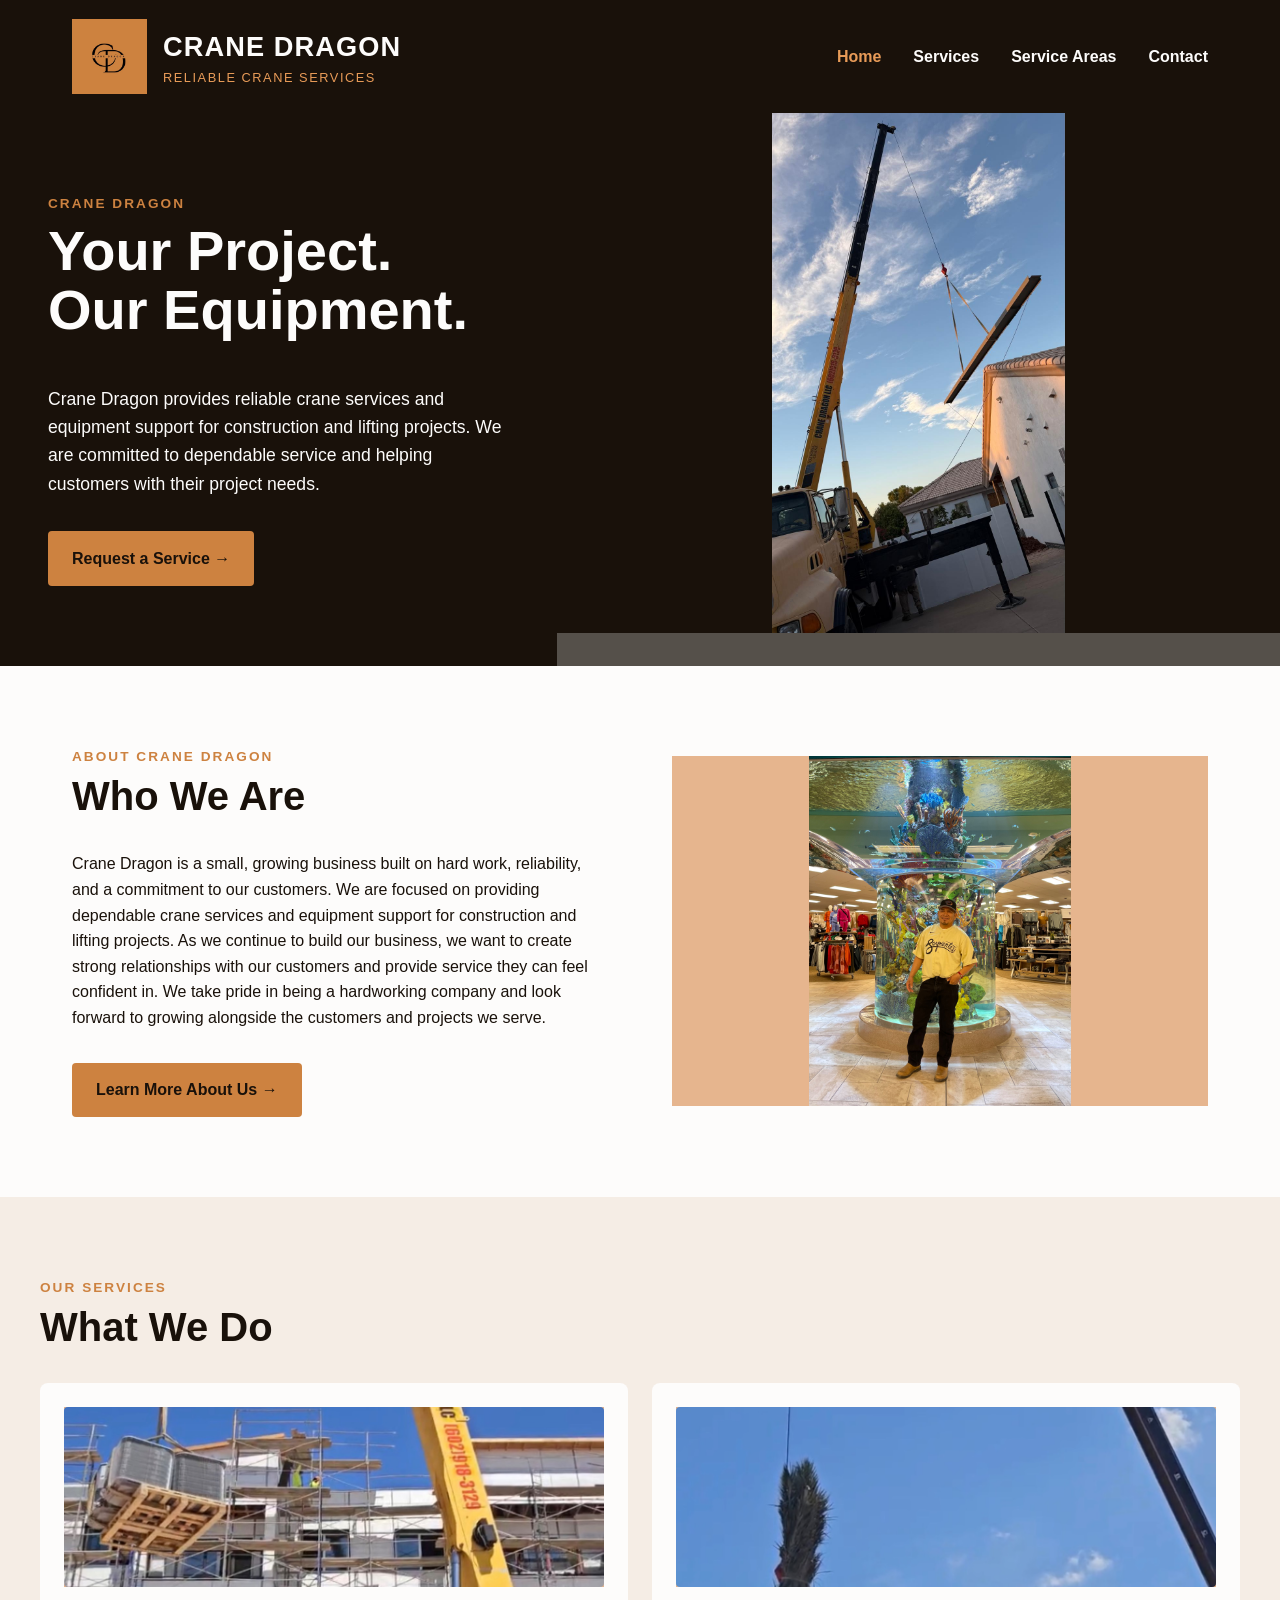
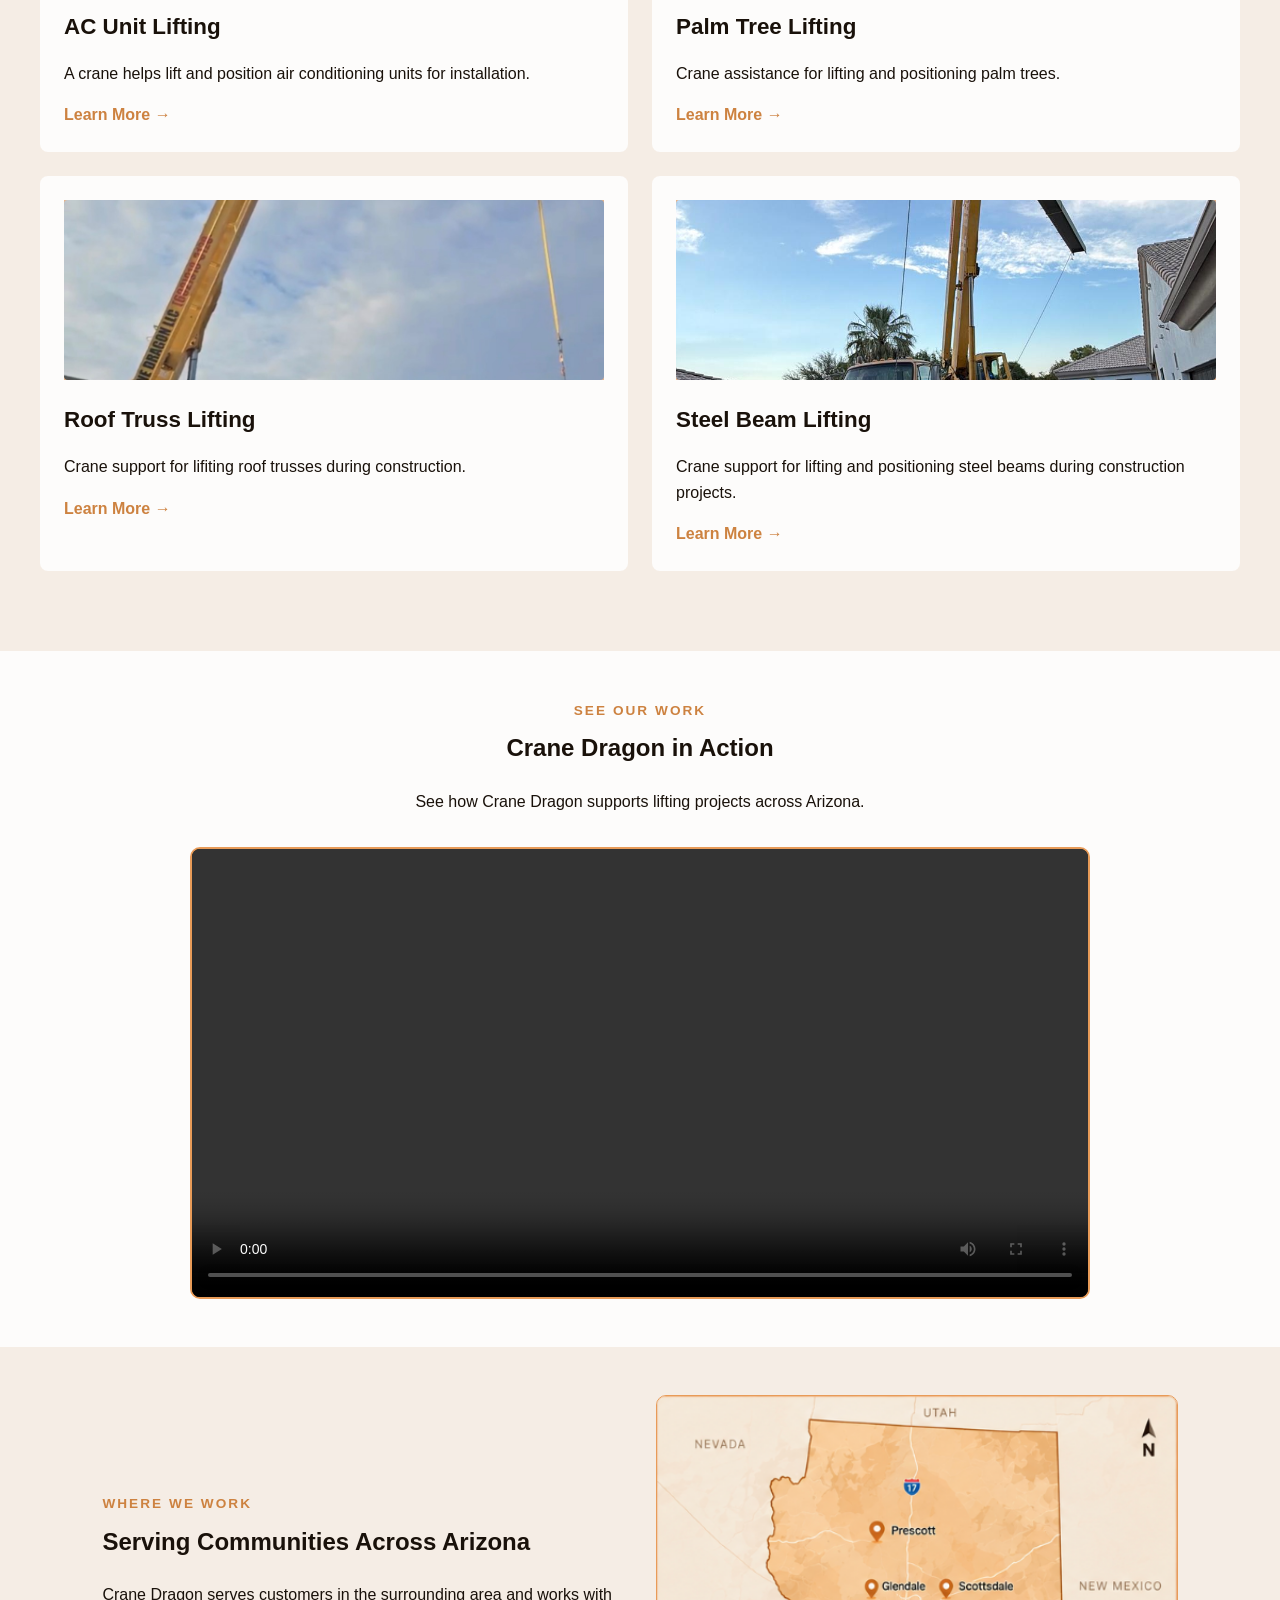
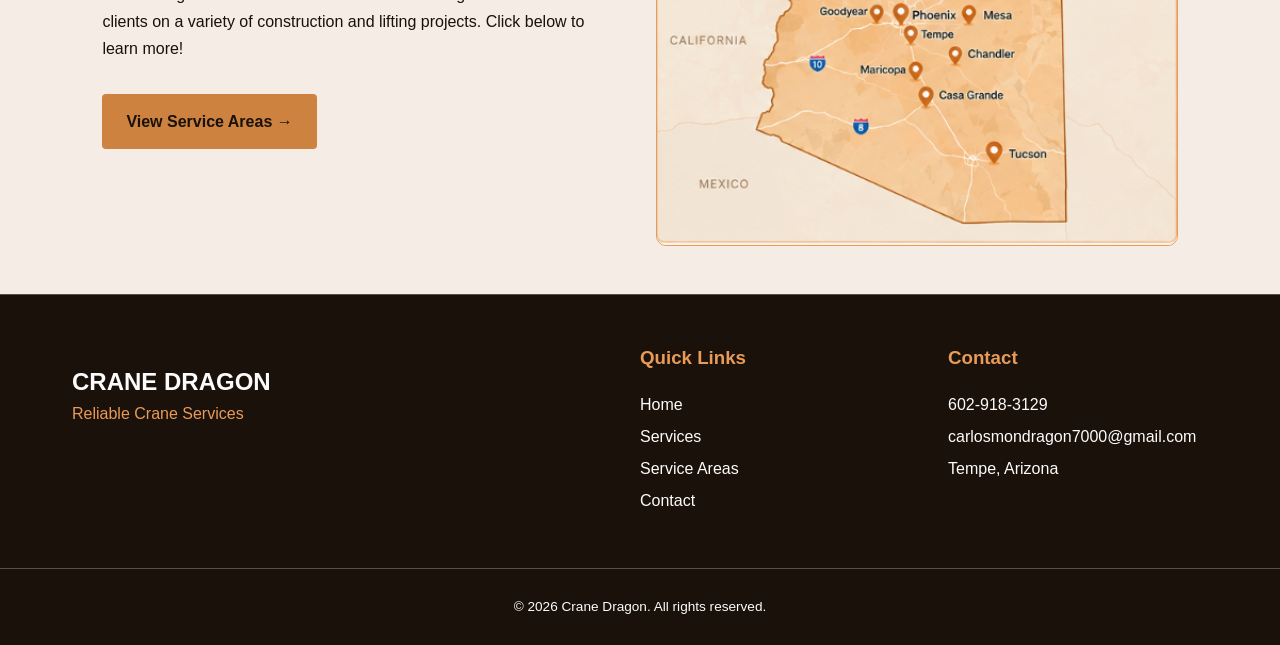
<file: index.html>
<!DOCTYPE html> 

<html lang="en"> 

<head> 

    <meta charset="UTF-8"> 

    <meta name="viewport" content="width=device-width, initial-scale=1.0"> 

    <title>Crane Dragon | Reliable Crane Services</title> 

    <link rel="stylesheet" href="style.css"> 

</head> 

<body> 

  

    <header> 

        <div class="header-container"> 

  

            <a href="index.html" class="logo"> 

                <img src="crane-dragon-logo.jpg"
                    alt="crane dragon logo"
                    class="site-logo"> 

                <div> 

                    <h1>Crane Dragon</h1> 

                    <p>Reliable Crane Services</p> 

                </div> 

            </a> 

  

            <nav> 

                <ul> 

                    <li><a href="index.html" class="active">Home</a></li> 

                    <li><a href="services.html">Services</a></li> 

                    <li><a href="areas.html">Service Areas</a></li> 

                    <li><a href="contact.html">Contact</a></li> 

                </ul> 

            </nav> 

  

        </div> 

    </header> 


    <main> 


        <!-- Hero Section --> 

        <section class="hero"> 

  

            <div class="hero-content"> 

                <p class="eyebrow">CRANE DRAGON</p> 

  

                <h2>Your Project.<br>Our Equipment.</h2> 

  

                <p class="hero-text"> 

                    Crane Dragon provides reliable crane services and equipment support
                    for construction and lifting projects. We are committed to dependable
                    service and helping customers with their project needs.
                </p> 

  

                <a href="contact.html" class="button"> 

                    Request a Service → 

                </a> 

            </div> 

  

            
            <div class="hero-image">
                <img src="crane-steel-beam.jpg"
                        alt="Crane Dragon lifting a steel beam at a construction site">
            </div>
 

  

        </section> 

        <!-- About Section --> 

        <section class="about section"> 

  

            <div class="about-content"> 

  

                <p class="eyebrow">ABOUT CRANE DRAGON</p> 

  

                <h2>Who We Are</h2> 

  

                <p> 
                   Crane Dragon is a small, growing business built on hard work, reliability, and a
                   commitment to our customers. We are focused on providing dependable crane
                   services and equipment support for construction and lifting projects. As we
                   continue to build our business, we want to create strong relationships with our
                   customers and provide service they can feel confident in. We take pride in being
                   a hardworking company and look forward to growing alongside the customers
                   and projects we serve.
                </p> 

  

                <a href="contact.html" class="button"> 

                    Learn More About Us → 

                </a> 

  

            </div> 

  

            <div class="image-placeholder">
                <img src="crane-dragon-owner.jpg"
                    alt="Crane Dragon business owner">
            </div> 

  

        </section> 

  

  

        <!-- Services Section --> 

        <section class="services section"> 

  

            <div class="section-heading"> 

                <p class="eyebrow">OUR SERVICES</p> 

                <h2>What We Do</h2> 

            </div> 

  

            <div class="service-cards"> 

  

                <article class="service-card"> 

  

                    <div class="service-image">
                        <img src="ac-unit-lifting.jpg"
                            alt="Crane Dragon lifting an air conditioning unit">
                    </div> 

  

                    <h3>AC Unit Lifting</h3>

  

                    <p> 

                        A crane helps lift and position air 
                        conditioning units for installation. 

                    </p> 

  

                    <a href="services.html"> 

                        Learn More → 

                    </a> 

  

                </article> 

  

  

                <article class="service-card"> 

  

                    <div class="service-image">
                        <img src="palm-tree-lifting.jpg"
                            alt="Crane Dragon lifting a palm tree">
                        </div> 

  

                    <h3>Palm Tree Lifting</h3> 

  

                    <p> 

                        Crane assistance for lifting and positioning palm trees.

                    </p> 

  

                    <a href="services.html"> 

                        Learn More → 

                    </a> 

  

                </article> 

  

  

                <article class="service-card"> 

  

                    <div class="service-image">
                        <img src="roof-truss-lifting.jpg"
                            alt="Crane Dragon lifting roof trusses">
                    </div>

  

                    <h3>Roof Truss Lifting</h3> 

  

                    <p> 

                        Crane support for lifiting roof trusses during construction. 

                    </p>


  

                    <a href="services.html"> 

                        Learn More → 

                    </a> 

  

                </article> 


                <!-- Fourth Service: Steel Beam Lifting -->
                <article class="service-card">

                    <div class="service-image">
                        <img src="steel-beam-lifting.jpg"
                            alt="Crane Dragon lifting a steel beam">
                    </div>

                    <h3>Steel Beam Lifting</h3>

                    <p>
                        Crane support for lifting and positioning steel beams
                        during construction projects.
                    </p>

                    <a href="services.html">
                        Learn More →
                    </a>

                </article>

            </div>

        </section>
  

        <!-- Video Section -->

        <section class="home-video">

            <p class="eyebrow">SEE OUR WORK</p>

            <h2>Crane Dragon in Action</h2>

            <p>
                See how Crane Dragon supports lifting projects
                across Arizona.
            </p>

            <div class="video-container">
                <video controls preload="metadata">
                    <source src="crane-video.mp4" type="video/mp4">
                    Your browser does not support HTML video.
                </video>
            </div>

        </section>




        <!-- Service Areas Section --> 
        
    <section class="home-service-areas">
        <div class="home-service-areas-text">
            <p class="eyebrow">WHERE WE WORK</p>
            <h2>Serving Communities Across Arizona</h2>
            <p>
                Crane Dragon serves customers in the surrounding area and works with clients on a variety of construction and lifting projects. Click below to learn more!
            </p>
            <a href="areas.html" class="button">View Service Areas →</a>
        </div>

    <div class="home-service-areas-map">
        <img
            src="crane-dragon-arizona-map.png"
            alt="Map showing Crane Dragon's service areas across Arizona">
    </div>
    </section>
 

    </main> 

  

  

    <footer> 

  

        <div class="footer-container"> 

  

            <div class="footer-brand"> 

                <h2>Crane Dragon</h2> 

                <p>Reliable Crane Services</p> 

            </div> 

  

            <div class="footer-links"> 

                <h3>Quick Links</h3> 

                <a href="index.html">Home</a> 

                <a href="services.html">Services</a> 

                <a href="areas.html">Service Areas</a> 

                <a href="contact.html">Contact</a> 

            </div> 

  

            <div class="footer-contact"> 

                <h3>Contact</h3> 

                <p>602-918-3129</p> 

                <p>carlosmondragon7000@gmail.com</p> 

                <p>Tempe, Arizona</p> 

            </div> 

  

        </div> 

  

        <div class="copyright"> 

            <p>&copy; 2026 Crane Dragon. All rights reserved.</p> 

        </div> 

  

    </footer> 

  

</body> 

</html>
</file>
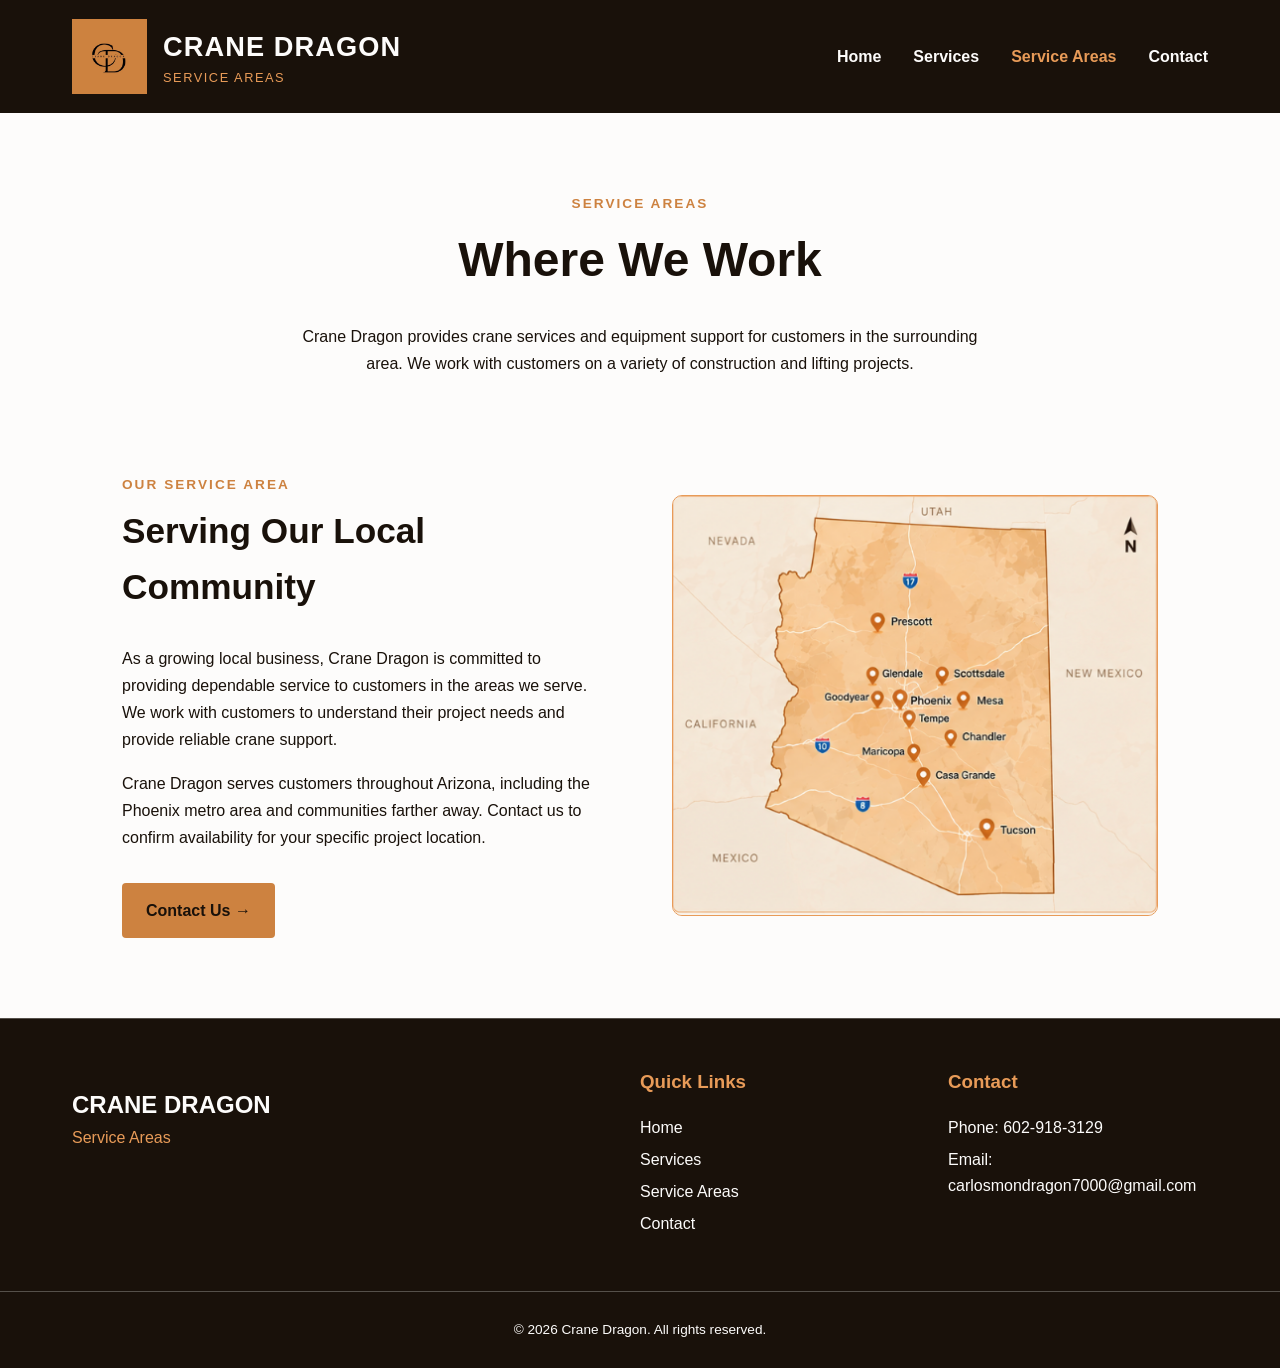
<file: areas.html>
<!DOCTYPE html>
<html lang="en">
<head>
    <meta charset="UTF-8">
    <meta name="viewport" content="width=device-width, initial-scale=1.0">
    <title>Service Areas | Crane Dragon</title>
    <link rel="stylesheet" href="style.css">
</head>

<body>

<header>
    <div class="header-container">
        
<a href="index.html" class="logo">
        <img src="crane-dragon-logo.jpg"
            alt="Crane Dragon logo"
            class="site-logo">
    <div>
        <h1>Crane Dragon</h1>
        <p>Service Areas</p>
    </div>
</a>


        <nav>
            <ul>
                <li><a href="index.html">Home</a></li>
                <li><a href="services.html">Services</a></li>
                <li><a href="areas.html" class="active">Service Areas</a></li>
                <li><a href="contact.html">Contact</a></li>
            </ul>
        </nav>
    </div>
</header>

<main>

    <section class="areas-hero">
        <p class="eyebrow">SERVICE AREAS</p>
        <h2>Where We Work</h2>
        <p>
            Crane Dragon provides crane services and equipment support
            for customers in the surrounding area. We work with customers
            on a variety of construction and lifting projects.
        </p>
    </section>

    <section class="areas-content">

        <div class="areas-text">
            <p class="eyebrow">OUR SERVICE AREA</p>
            <h2>Serving Our Local Community</h2>
            <p>
                As a growing local business, Crane Dragon is committed to
                providing dependable service to customers in the areas we serve.
                We work with customers to understand their project needs and
                provide reliable crane support.
            </p>

            <p>
                Crane Dragon serves customers throughout Arizona, including
                the Phoenix metro area and communities farther away. Contact us
                to confirm availability for your specific project location.
            </p>

            <a href="contact.html" class="button">Contact Us →</a>
        </div>

        
<div class="areas-map">
    <img
        src="crane-dragon-arizona-map.png"
        alt="Illustrated map of Arizona showing Crane Dragon's service areas">
</div>


    </section>

</main>

<footer>
    <div class="footer-container">

        <div class="footer-brand">
            <h2>Crane Dragon</h2>
            <p>Service Areas</p>
        </div>

        <div class="footer-links">
            <h3>Quick Links</h3>
            <a href="index.html">Home</a>
            <a href="services.html">Services</a>
            <a href="areas.html">Service Areas</a>
            <a href="contact.html">Contact</a>
        </div>

        <div class="footer-contact">
            <h3>Contact</h3>
            <p>Phone: 602-918-3129</p>
            <p>Email: carlosmondragon7000@gmail.com</p>
        </div>

    </div>

    <div class="copyright">
        <p>&copy; 2026 Crane Dragon. All rights reserved.</p>
    </div>
</footer>

</body>
</html>
</file>
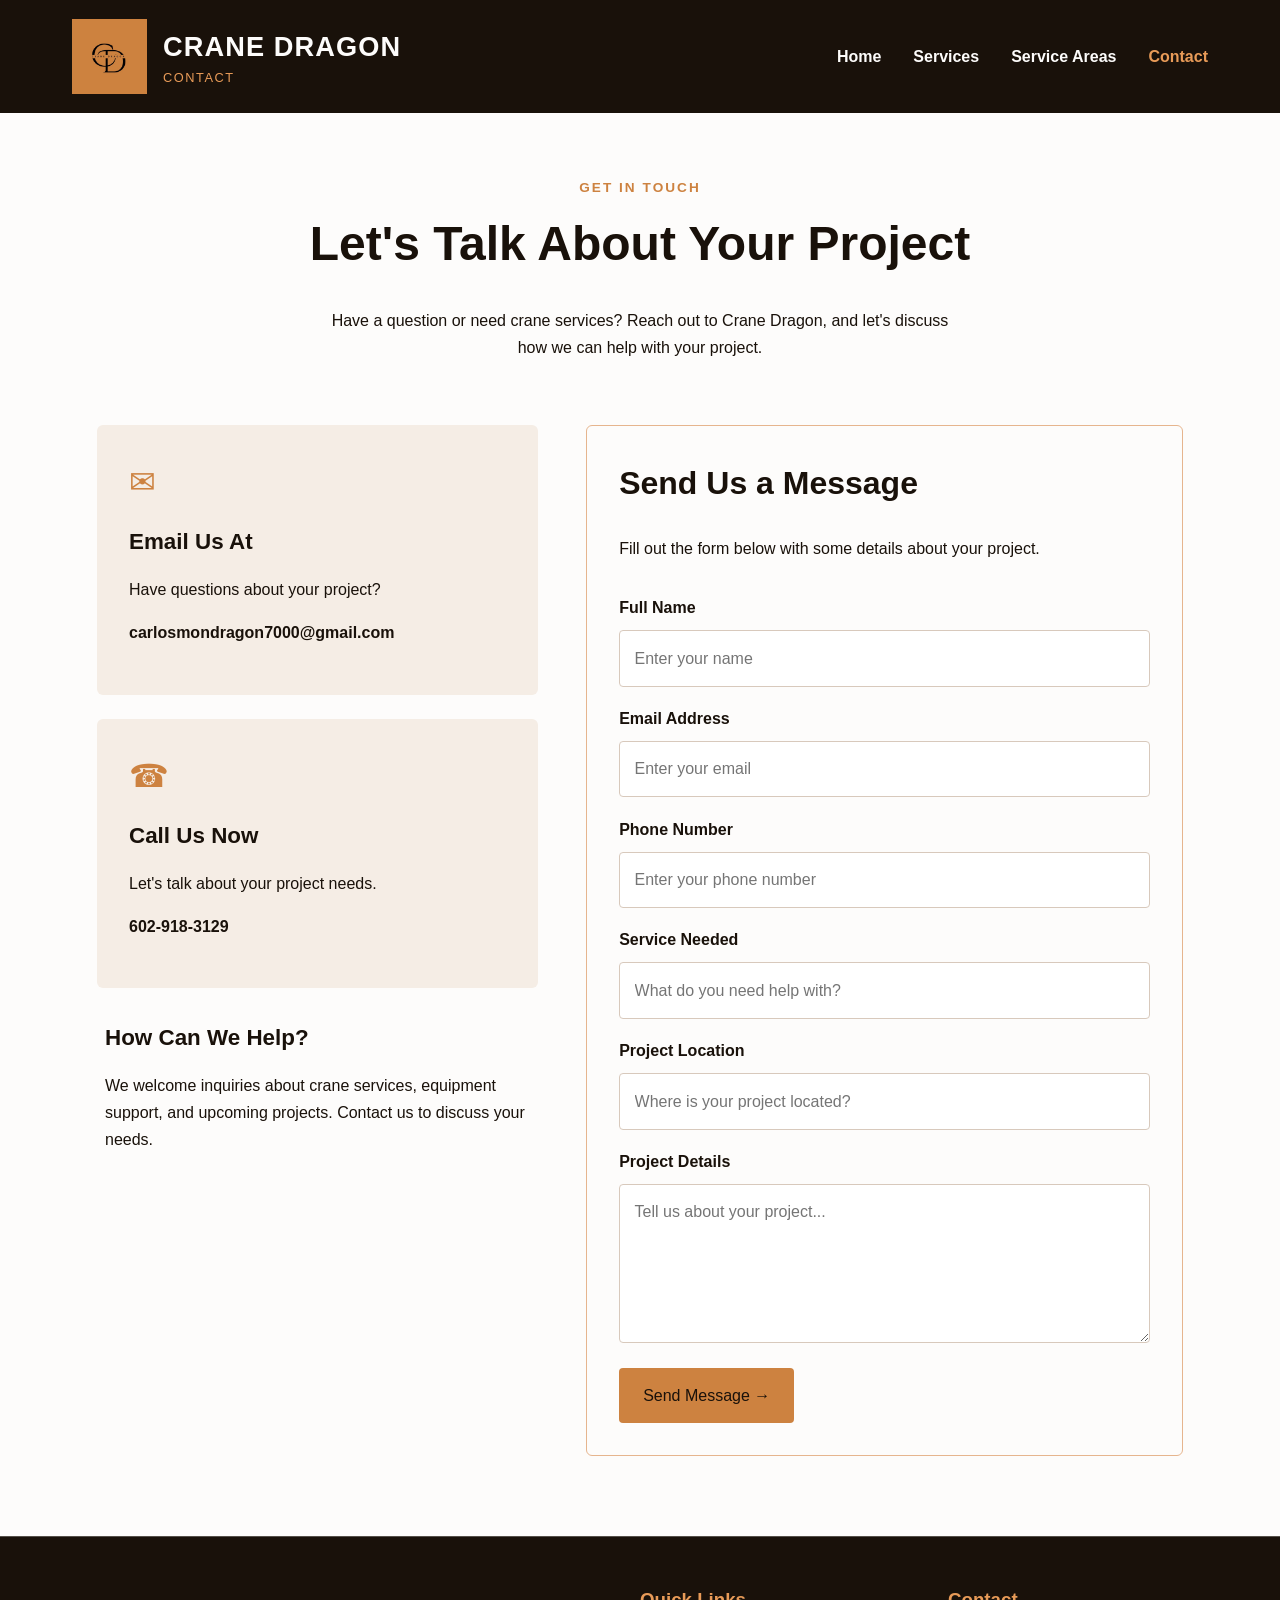
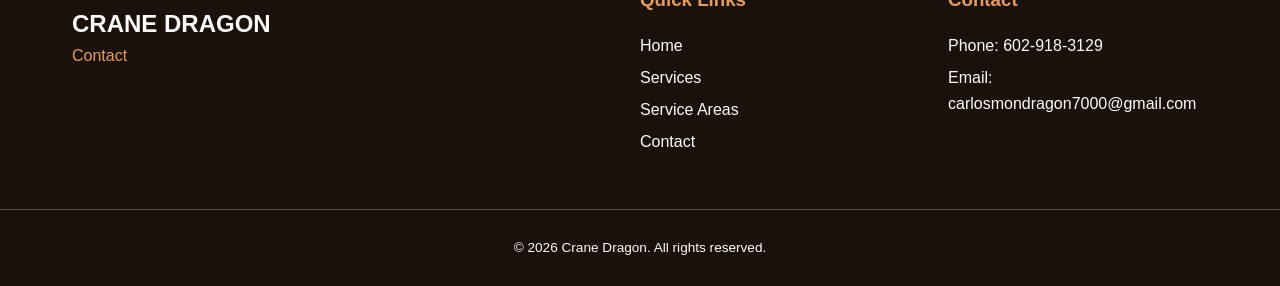
<file: contact.html>
<!DOCTYPE html>
<html lang="en">
<head>
    <meta charset="UTF-8">
    <meta name="viewport" content="width=device-width, initial-scale=1.0">
    <title>Contact | Crane Dragon</title>
    <link rel="stylesheet" href="style.css">
</head>

<body>

<header>
    <div class="header-container">
        
        <a href="index.html" class="logo">
            <img src="crane-dragon-logo.jpg"
                alt="Crane Dragon logo"
                class="site-logo">
    <div>
        <h1>Crane Dragon</h1>
        <p>Contact</p>
    </div>
</a>


        <nav>
            <ul>
                <li><a href="index.html">Home</a></li>
                <li><a href="services.html">Services</a></li>
                <li><a href="areas.html">Service Areas</a></li>
                <li><a href="contact.html" class="active">Contact</a></li>
            </ul>
        </nav>
    </div>
</header>

<main>

    <section class="contact-hero">
        <p class="eyebrow">GET IN TOUCH</p>
        <h2>Let's Talk About Your Project</h2>
        <p>
            Have a question or need crane services? Reach out to
            Crane Dragon, and let's discuss how we can help with
            your project.
        </p>
    </section>

    <section class="contact-container">

        <div class="contact-info">

            <div class="contact-card">
                <div class="contact-icon">✉</div>
                <h3>Email Us At</h3>
                <p>Have questions about your project?</p>
                <p class="contact-detail">carlosmondragon7000@gmail.com</p>
            </div>

            <div class="contact-card">
                <div class="contact-icon">☎</div>
                <h3>Call Us Now</h3>
                <p>Let's talk about your project needs.</p>
                <p class="contact-detail">602-918-3129</p>
            </div>

            <div class="contact-note">
                <h3>How Can We Help?</h3>
                <p>
                    We welcome inquiries about crane services,
                    equipment support, and upcoming projects.
                    Contact us to discuss your needs.
                </p>
            </div>

        </div>

        <div class="contact-form-section">
            <h2>Send Us a Message</h2>
            <p>
                Fill out the form below with some details about
                your project.
            </p>

            <form class="contact-form">

                <label for="name">Full Name</label>
                <input type="text" id="name" name="name"
                       placeholder="Enter your name" required>

                <label for="email">Email Address</label>
                <input type="email" id="email" name="email"
                       placeholder="Enter your email" required>

                <label for="phone">Phone Number</label>
                <input type="tel" id="phone" name="phone"
                       placeholder="Enter your phone number">

                <label for="service">Service Needed</label>
                <input type="text" id="service" name="service"
                       placeholder="What do you need help with?">

                <label for="location">Project Location</label>
                <input type="text" id="location" name="location"
                       placeholder="Where is your project located?">

                <label for="details">Project Details</label>
                <textarea id="details" name="details" rows="5"
                          placeholder="Tell us about your project..."
                          required></textarea>

                <button type="button" class="button">
                    Send Message →
                </button>

            </form>
        </div>

    </section>

</main>

<footer>
    <div class="footer-container">

        <div class="footer-brand">
            <h2>Crane Dragon</h2>
            <p>Contact</p>
        </div>

        <div class="footer-links">
            <h3>Quick Links</h3>
            <a href="index.html">Home</a>
            <a href="services.html">Services</a>
            <a href="areas.html">Service Areas</a>
            <a href="contact.html">Contact</a>
        </div>

        <div class="footer-contact">
            <h3>Contact</h3>
            <p>Phone: 602-918-3129</p>
            <p>Email: carlosmondragon7000@gmail.com</p>
        </div>

    </div>

    <div class="copyright">
        <p>&copy; 2026 Crane Dragon. All rights reserved.</p>
    </div>
</footer>

</body>
</html>
</file>
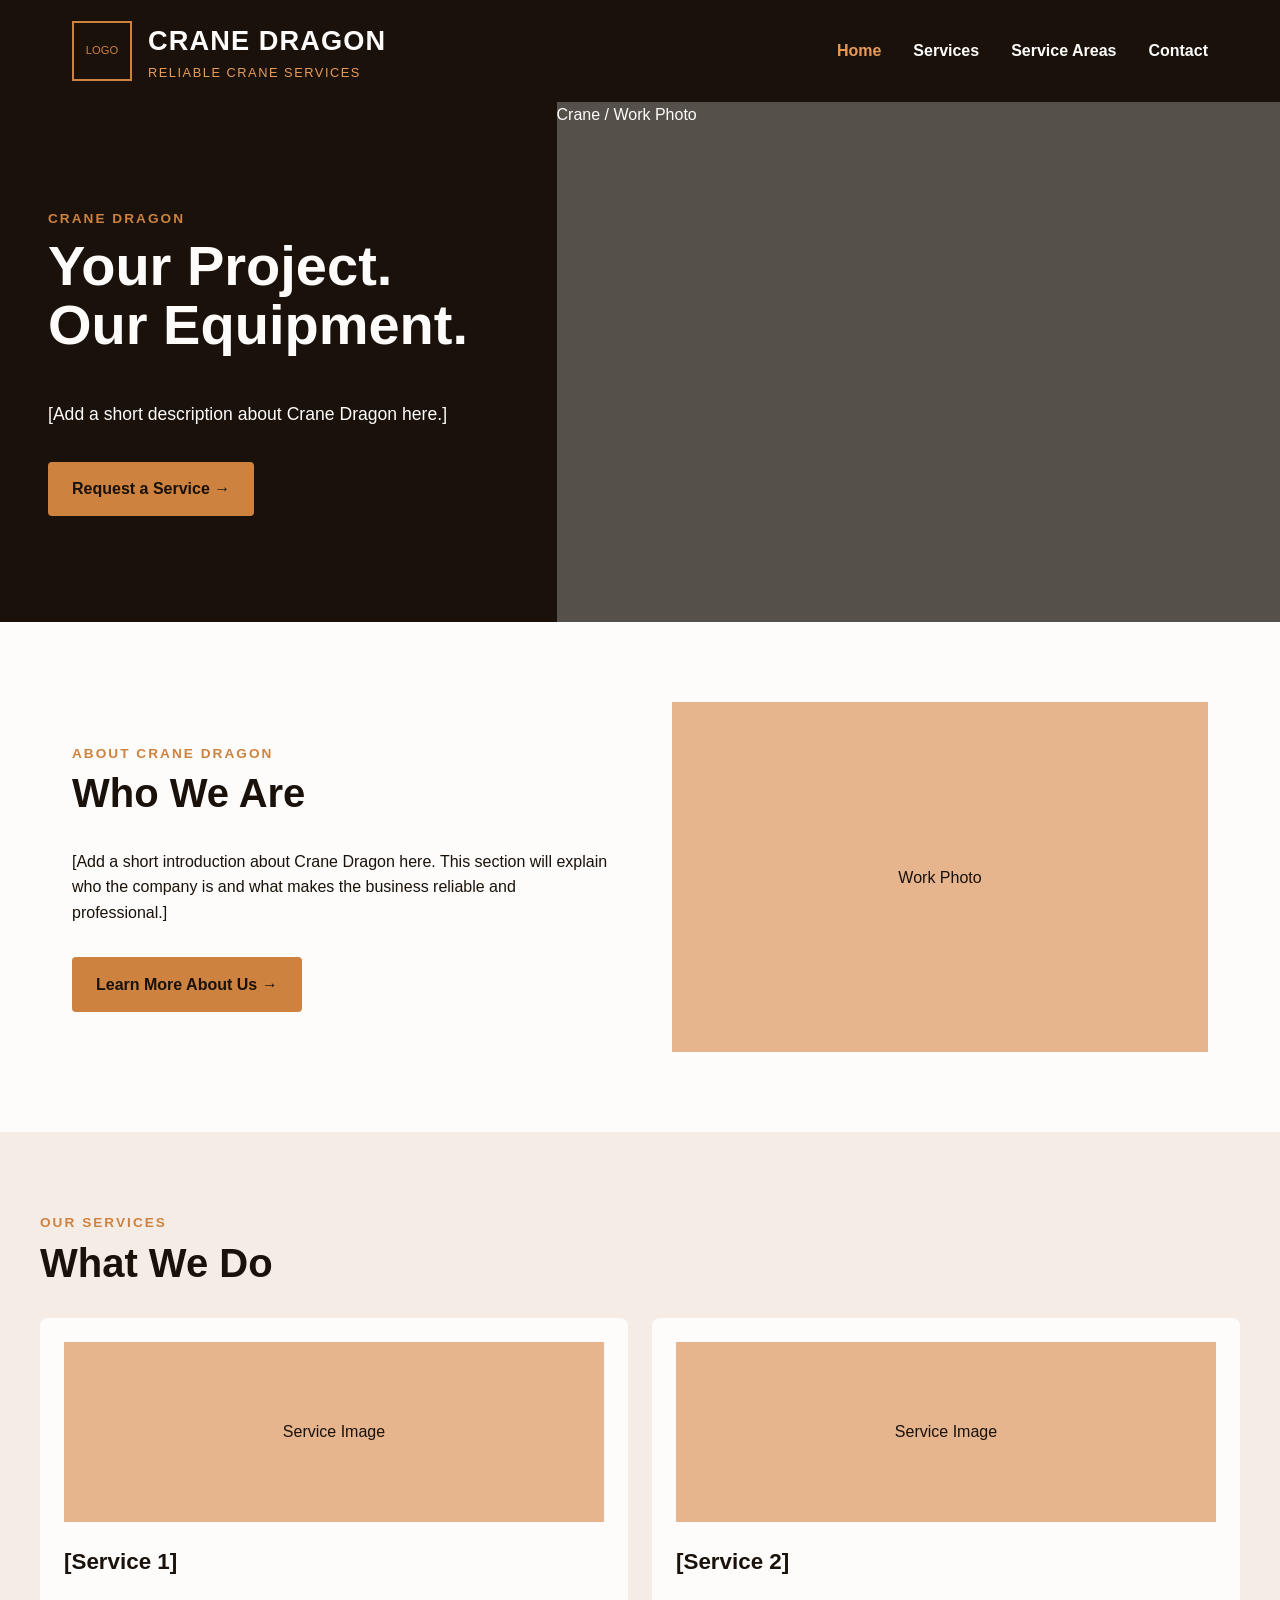
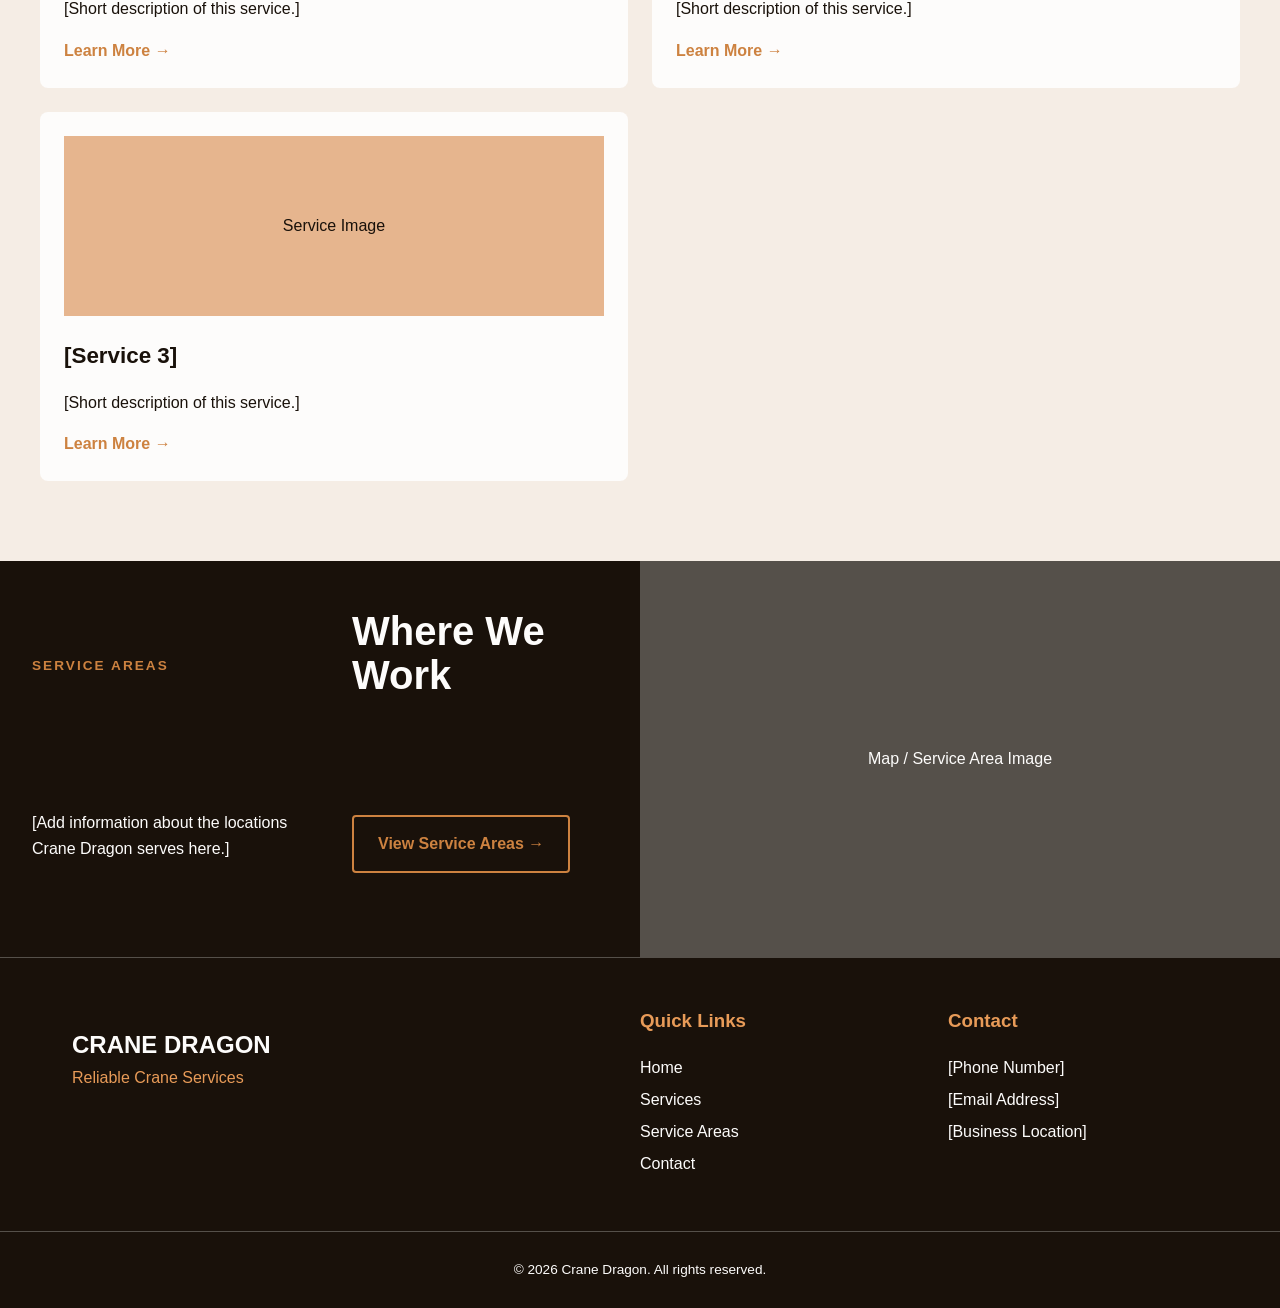
<file: Craneindex.html>
<!DOCTYPE html> 

<html lang="en"> 

<head> 

    <meta charset="UTF-8"> 

    <meta name="viewport" content="width=device-width, initial-scale=1.0"> 

    <title>Crane Dragon | Reliable Crane Services</title> 

    <link rel="stylesheet" href="style.css"> 

</head> 

<body> 

  

    <header> 

        <div class="header-container"> 

  

            <a href="index.html" class="logo"> 

                <div class="logo-placeholder">LOGO</div> 

                <div> 

                    <h1>Crane Dragon</h1> 

                    <p>Reliable Crane Services</p> 

                </div> 

            </a> 

  

            <nav> 

                <ul> 

                    <li><a href="index.html" class="active">Home</a></li> 

                    <li><a href="services.html">Services</a></li> 

                    <li><a href="areas.html">Service Areas</a></li> 

                    <li><a href="contact.html">Contact</a></li> 

                </ul> 

            </nav> 

  

        </div> 

    </header> 


    <main> 


        <!-- Hero Section --> 

        <section class="hero"> 

  

            <div class="hero-content"> 

                <p class="eyebrow">CRANE DRAGON</p> 

  

                <h2>Your Project.<br>Our Equipment.</h2> 

  

                <p class="hero-text"> 

                    [Add a short description about Crane Dragon here.] 

                </p> 

  

                <a href="contact.html" class="button"> 

                    Request a Service → 

                </a> 

            </div> 

  

            <div class="hero-image"> 

                <span>Crane / Work Photo</span> 

            </div> 

  

        </section> 

        <!-- About Section --> 

        <section class="about section"> 

  

            <div class="about-content"> 

  

                <p class="eyebrow">ABOUT CRANE DRAGON</p> 

  

                <h2>Who We Are</h2> 

  

                <p> 

                    [Add a short introduction about Crane Dragon here. 

                    This section will explain who the company is and 

                    what makes the business reliable and professional.] 

                </p> 

  

                <a href="contact.html" class="button"> 

                    Learn More About Us → 

                </a> 

  

            </div> 

  

            <div class="image-placeholder"> 

                <span>Work Photo</span> 

            </div> 

  

        </section> 

  

  

        <!-- Services Section --> 

        <section class="services section"> 

  

            <div class="section-heading"> 

                <p class="eyebrow">OUR SERVICES</p> 

                <h2>What We Do</h2> 

            </div> 

  

            <div class="service-cards"> 

  

                <article class="service-card"> 

  

                    <div class="service-image"> 

                        <span>Service Image</span> 

                    </div> 

  

                    <h3>[Service 1]</h3> 

  

                    <p> 

                        [Short description of this service.] 

                    </p> 

  

                    <a href="services.html"> 

                        Learn More → 

                    </a> 

  

                </article> 

  

  

                <article class="service-card"> 

  

                    <div class="service-image"> 

                        <span>Service Image</span> 

                    </div> 

  

                    <h3>[Service 2]</h3> 

  

                    <p> 

                        [Short description of this service.] 

                    </p> 

  

                    <a href="services.html"> 

                        Learn More → 

                    </a> 

  

                </article> 

  

  

                <article class="service-card"> 

  

                    <div class="service-image"> 

                        <span>Service Image</span> 

                    </div> 

  

                    <h3>[Service 3]</h3> 

  

                    <p> 

                        [Short description of this service.] 

                    </p> 

  

                    <a href="services.html"> 

                        Learn More → 

                    </a> 

  

                </article> 

  

            </div> 

  

        </section> 

  

  

        <!-- Service Areas Section --> 

        <section class="service-areas"> 

  

            <div class="areas-content"> 

  

                <p class="eyebrow">SERVICE AREAS</p> 

  

                <h2>Where We Work</h2> 

  

                <p> 

                    [Add information about the locations Crane Dragon 

                    serves here.] 

                </p> 

  

                <a href="areas.html" class="button button-outline"> 

                    View Service Areas → 

                </a> 

  

            </div> 

  

            <div class="areas-image"> 

                <span>Map / Service Area Image</span> 

            </div> 

  

        </section> 

  

    </main> 

  

  

    <footer> 

  

        <div class="footer-container"> 

  

            <div class="footer-brand"> 

                <h2>Crane Dragon</h2> 

                <p>Reliable Crane Services</p> 

            </div> 

  

            <div class="footer-links"> 

                <h3>Quick Links</h3> 

                <a href="index.html">Home</a> 

                <a href="services.html">Services</a> 

                <a href="areas.html">Service Areas</a> 

                <a href="contact.html">Contact</a> 

            </div> 

  

            <div class="footer-contact"> 

                <h3>Contact</h3> 

                <p>[Phone Number]</p> 

                <p>[Email Address]</p> 

                <p>[Business Location]</p> 

            </div> 

  

        </div> 

  

        <div class="copyright"> 

            <p>&copy; 2026 Crane Dragon. All rights reserved.</p> 

        </div> 

  

    </footer> 

  

</body> 

</html>
</file>
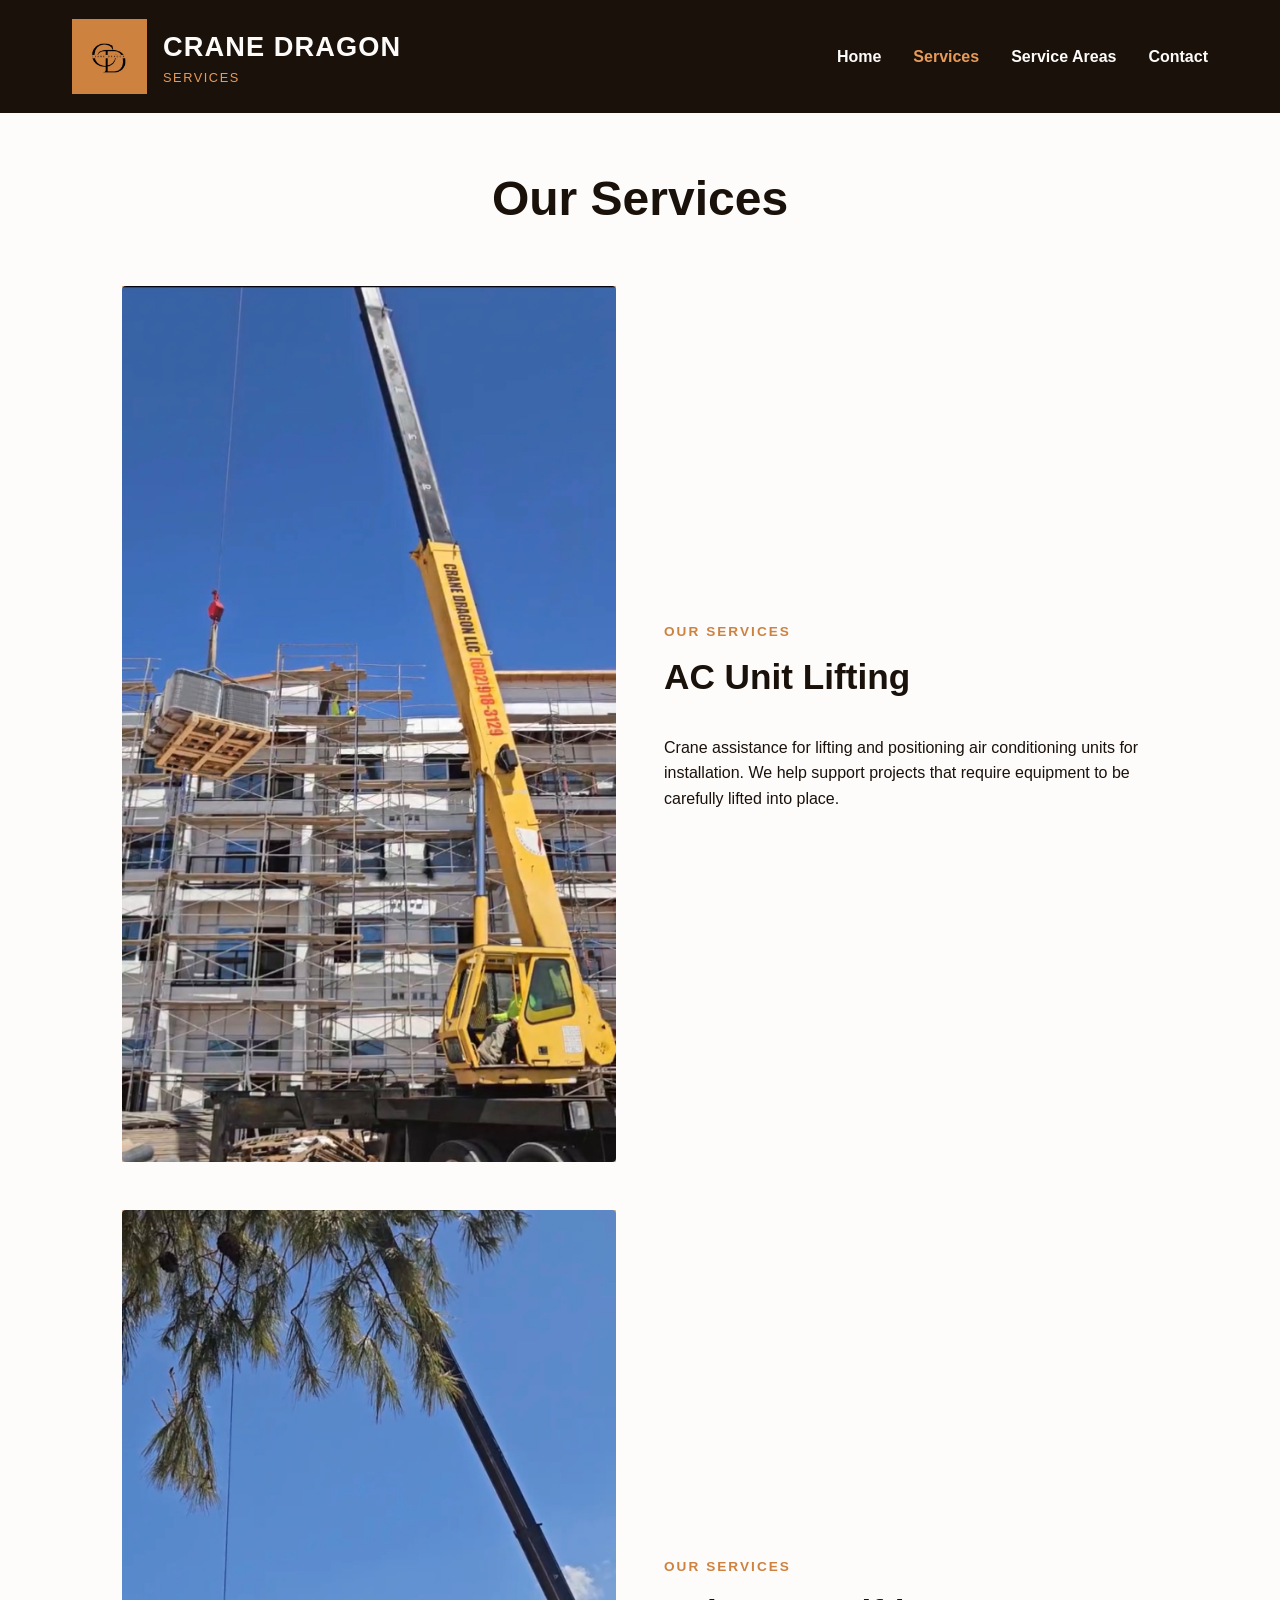
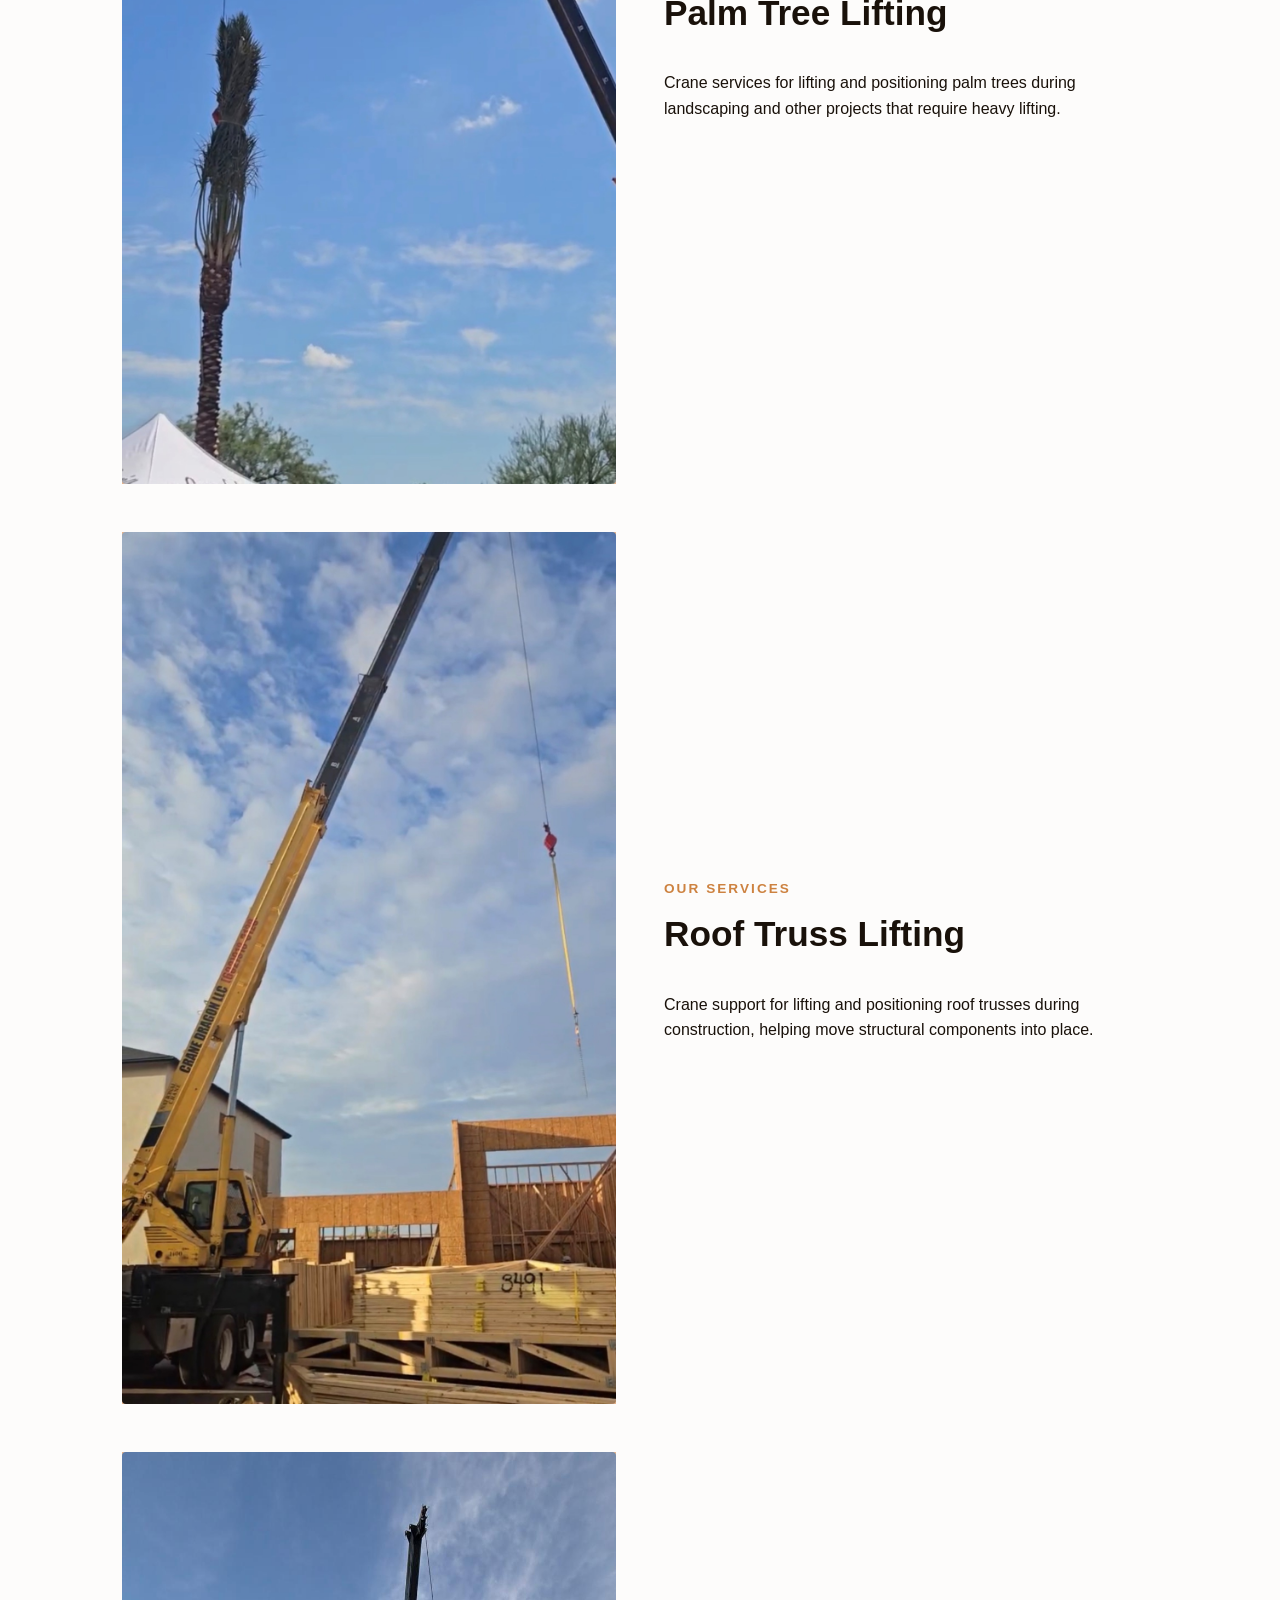
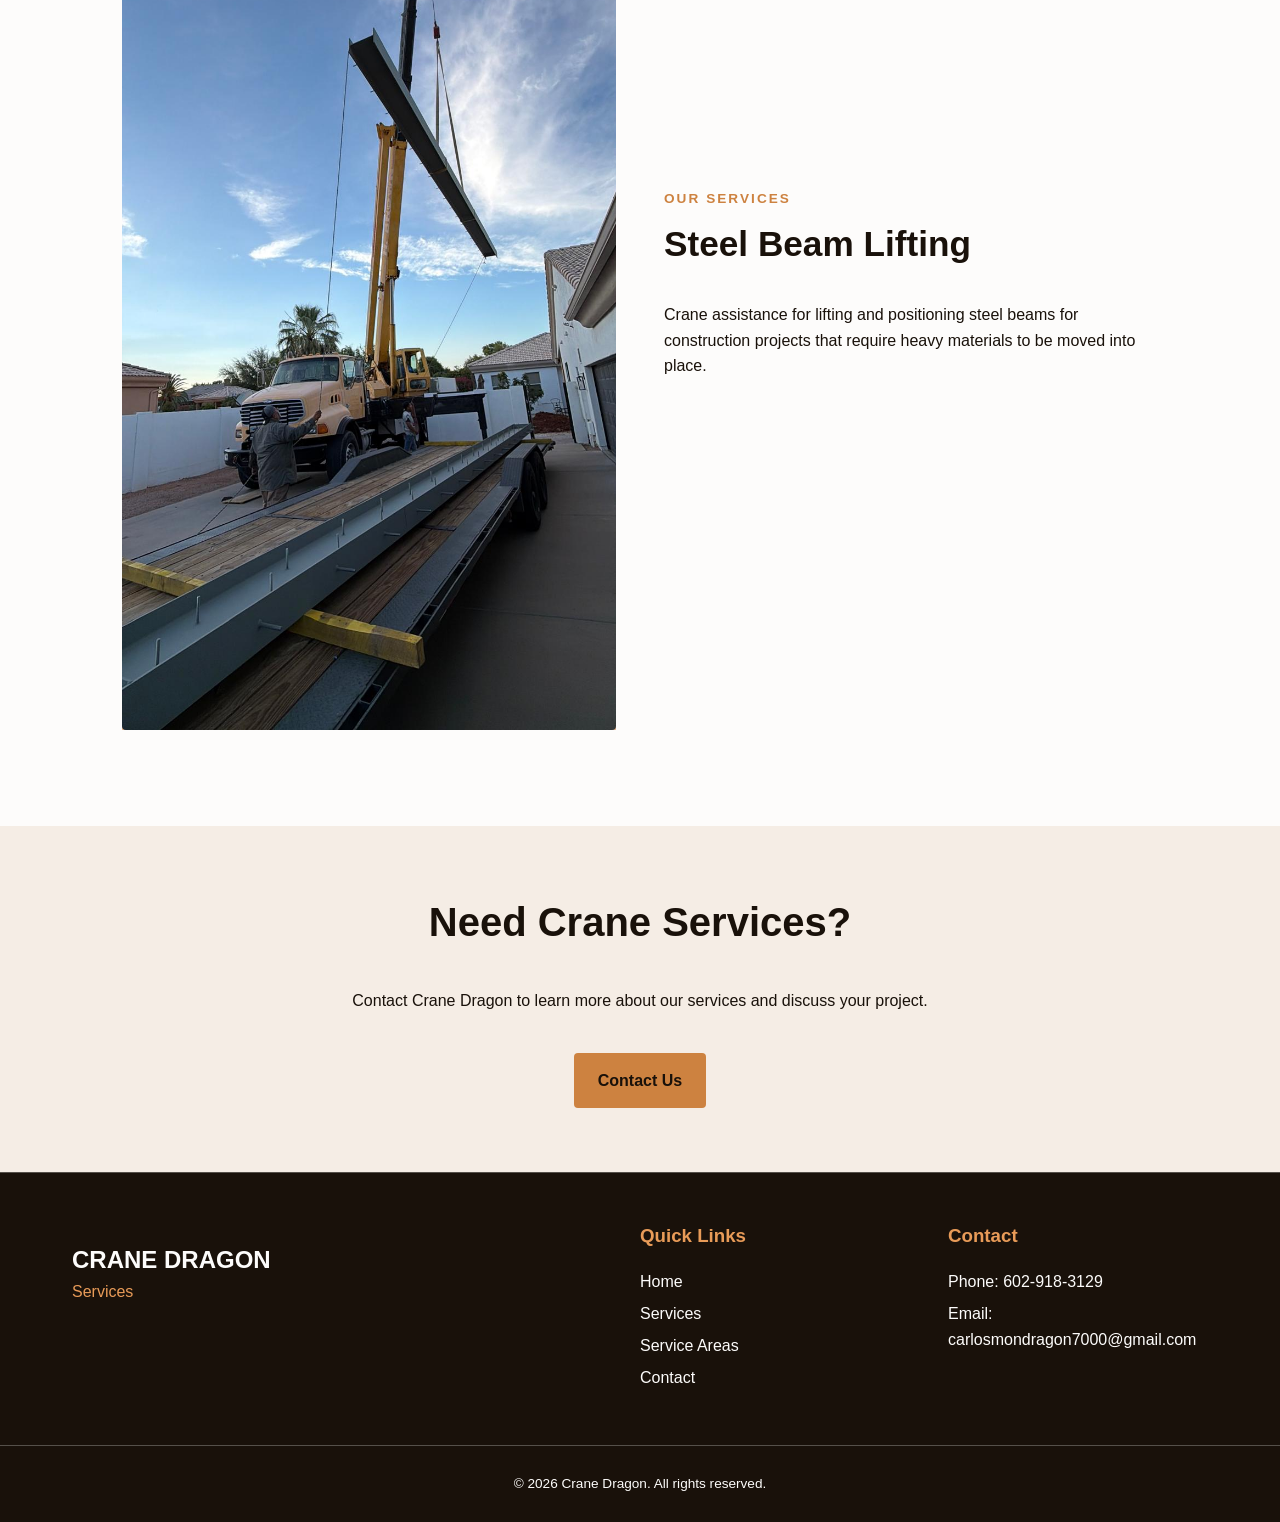
<file: services.html>
<!DOCTYPE html>
<html lang="en">
<head>
    <meta charset="UTF-8">
    <meta name="viewport" content="width=device-width, initial-scale=1.0">
    <title>Services | Crane Dragon</title>
    <link rel="stylesheet" href="style.css">
</head>

<body>

<header>
    <div class="header-container">

        <a href="index.html" class="logo">
            <img src="crane-dragon-logo.jpg"
                 alt="Crane Dragon logo"
                 class="site-logo">
            <div>
                <h1>Crane Dragon</h1>
                <p>Services</p>
            </div>
        </a>

        <nav>
            <ul>
                <li><a href="index.html">Home</a></li>
                <li><a href="services.html" class="active">Services</a></li>
                <li><a href="areas.html">Service Areas</a></li>
                <li><a href="contact.html">Contact</a></li>
            </ul>
        </nav>

    </div>
</header>


<main>

    <!-- Page Title -->
    <section class="services-intro">
        <h2>Our Services</h2>
    </section>


        <!-- Services -->
    <section class="service-list">

        <!-- AC Unit Lifting -->
        <article class="service-item">
            <div class="service-photo">
                <img src="ac-unit-lifting.jpg"
                     alt="Crane Dragon lifting an air conditioning unit">
            </div>

            <div class="service-description">
                <p class="eyebrow">OUR SERVICES</p>
                <h2>AC Unit Lifting</h2>
                <p>
                    Crane assistance for lifting and positioning air conditioning
                    units for installation. We help support projects that require
                    equipment to be carefully lifted into place.
                </p>
            </div>
        </article>

        <!-- Palm Tree Lifting -->
        <article class="service-item service-item-reverse">
            <div class="service-photo">
                <img src="palm-tree-lifting.jpg"
                     alt="Crane Dragon lifting a palm tree">
            </div>

            <div class="service-description">
                <p class="eyebrow">OUR SERVICES</p>
                <h2>Palm Tree Lifting</h2>
                <p>
                    Crane services for lifting and positioning palm trees
                    during landscaping and other projects that require
                    heavy lifting.
                </p>
            </div>
        </article>

        <!-- Roof Truss Lifting -->
        <article class="service-item">
            <div class="service-photo">
                <img src="roof-truss-lifting.jpg"
                     alt="Crane Dragon lifting roof trusses">
            </div>

            <div class="service-description">
                <p class="eyebrow">OUR SERVICES</p>
                <h2>Roof Truss Lifting</h2>
                <p>
                    Crane support for lifting and positioning roof trusses
                    during construction, helping move structural components
                    into place.
                </p>
            </div>
        </article>

        <!-- Steel Beam Lifting -->
        <article class="service-item service-item-reverse">
            <div class="service-photo">
                <img src="steel-beam-lifting.jpg"
                     alt="Crane Dragon lifting a steel beam at a construction site">
            </div>

            <div class="service-description">
                <p class="eyebrow">OUR SERVICES</p>
                <h2>Steel Beam Lifting</h2>
                <p>
                    Crane assistance for lifting and positioning steel beams
                    for construction projects that require heavy materials
                    to be moved into place.
                </p>
            </div>
        </article>

    </section>


    <!-- Contact CTA -->
    <section class="services-cta">

        <h2>Need Crane Services?</h2>

        <p>
            Contact Crane Dragon to learn more about our services
            and discuss your project.
        </p>

        <a href="contact.html" class="button">Contact Us</a>

    </section>

</main>


<footer>
    <div class="footer-container">

        <div class="footer-brand">
            <h2>Crane Dragon</h2>
            <p>Services</p>
        </div>

        <div class="footer-links">
            <h3>Quick Links</h3>
            <a href="index.html">Home</a>
            <a href="services.html">Services</a>
            <a href="areas.html">Service Areas</a>
            <a href="contact.html">Contact</a>
        </div>

        <div class="footer-contact">
            <h3>Contact</h3>
            <p>Phone: 602-918-3129</p>
            <p>Email: carlosmondragon7000@gmail.com</p>
        </div>

    </div>

    <div class="copyright">
        <p>&copy; 2026 Crane Dragon. All rights reserved.</p>
    </div>
</footer>

</body>
</html>
</file>
<file: style.css>
/* ---------- General Styles ---------- */

* {
    box-sizing: border-box;
}

body {
    margin: 0;
    background-color: #FDFCFB;
    color: #19110A;
    font-family: Arial, Helvetica, sans-serif;
    line-height: 1.6;
}

a {
    color: inherit;
}

img {
    max-width: 100%;
}


/* ---------- Header ---------- */

header {
    background-color: #19110A;
    color: #FDFCFB;
}

.header-container {
    max-width: 1200px;
    margin: 0 auto;
    padding: 1.2em 2em;
    display: flex;
    align-items: center;
    justify-content: space-between;
    gap: 2em;
}

.logo {
    display: flex;
    align-items: center;
    gap: 1em;
    text-decoration: none;
}

.logo-placeholder {
    width: 60px;
    height: 60px;
    border: 2px solid #CD8240;
    display: flex;
    align-items: center;
    justify-content: center;
    color: #CD8240;
    font-size: 0.7em;
}

.logo h1 {
    margin: 0;
    font-size: 1.7em;
    text-transform: uppercase;
    letter-spacing: 0.04em;
}

.logo p {
    margin: 0;
    color: #E89B58;
    font-size: 0.8em;
    letter-spacing: 0.12em;
    text-transform: uppercase;
}

nav ul {
    list-style-type: none;
    margin: 0;
    padding: 0;
    display: flex;
    gap: 2em;
}

nav a {
    color: #FDFCFB;
    text-decoration: none;
    font-weight: bold;
    padding: 0.5em 0;
}

nav a:hover,
nav a.active {
    color: #E89B58;
}


/* ---------- Hero ---------- */

.hero {
    min-height: 520px;
    display: grid;
    grid-template-columns: 1fr 1.3fr;
    background-color: #19110A;
    color: #FDFCFB;
}

.hero-content {
    padding: 5em 3em;
    display: flex;
    flex-direction: column;
    justify-content: center;
}

.eyebrow {
    margin: 0 0 0.5em;
    color: #CD8240;
    font-weight: bold;
    letter-spacing: 0.15em;
    font-size: 0.85em;
}

.hero h2 {
    margin: 0 0 0.5em;
    font-size: 3.5em;
    line-height: 1.05;
}

.hero-text {
    max-width: 30em;
    font-size: 1.1em;
    color: #FDFCFB;
}

.button {
    display: inline-block;
    width: fit-content;
    margin-top: 1em;
    padding: 0.9em 1.5em;
    background-color: #CD8240;
    color: #19110A;
    text-decoration: none;
    font-weight: bold;
    border-radius: 4px;
}

.button:hover {
    background-color: #E89B58;
}


.hero-image {
    min-height: 520px;
    background-color: #55504A;
    overflow: hidden;
}

.hero-image img {
    display: block;
    width: 100%;
    height: 520px;
    object-fit:contain;
    object-position: center;
    background-color: #19110A
}

/* ---------- Sections ---------- */

.section {
    max-width: 1200px;
    margin: 0 auto;
    padding: 5em 2em;
}


/* ---------- About ---------- */

.about {
    display: grid;
    grid-template-columns: 1fr 1fr;
    gap: 4em;
    align-items: center;
}

.about h2,
.services h2,
.service-areas h2 {
    margin-top: 0;
    font-size: 2.5em;
    line-height: 1.1;
}

.about-content p:not(.eyebrow) {
    max-width: 35em;
}

.image-placeholder {
    min-height: 350px;
    background-color: #E6B58E;
    display: flex;
    align-items: center;
    justify-content: center;
    color: #19110A;
}
.image-placeholder img {
    display: block;
    width: 100%;
    height: 350px;
    object-fit: contain;
}


/* ---------- Services ---------- */

.services {
    max-width: none;
    background-color: #F5EDE5;
    padding-left: max(2em, calc((100% - 1200px) / 2));
    padding-right: max(2em, calc((100% - 1200px) / 2));
}

.section-heading {
    margin-bottom: 2em;
}

.service-cards {
    display: grid;
    grid-template-columns: repeat(2, 1fr);
    gap: 1.5em;
}

.service-card {
    background-color: #FDFCFB;
    padding: 1.5em;
    border-radius: 8px;
}

.service-image {
    height: 180px;
    background-color: #E6B58E;
    display: flex;
    align-items: center;
    justify-content: center;
    margin-bottom: 1em;
}
.service-image img {
    display: block;
    width: 100%;
    height: 180px;
    object-fit: cover;
    border-radius: 4px;
}

.service-card h3 {
    margin-bottom: 0.5em;
    font-size: 1.4em;
}

.service-card a {
    color: #CD8240;
    font-weight: bold;
    text-decoration: none;
}

.service-card a:hover {
    color: #19110A;
}


/* ---------- Service Areas ---------- */

.service-areas {
    display: grid;
    grid-template-columns: 1fr 1fr;
    min-height: 350px;
    background-color: #19110A;
    color: #FDFCFB;
}

.areas-content {
    max-width: 600px;
    padding: 4em;
    margin-left: auto;
}

.areas-image {
    background-color: #55504A;
    display: flex;
    align-items: center;
    justify-content: center;
    color: #FDFCFB;
}

.button-outline {
    background-color: transparent;
    border: 2px solid #CD8240;
    color: #CD8240;
}

.button-outline:hover {
    background-color: #CD8240;
    color: #19110A;
}


/* ---------- Footer ---------- */

footer {
    background-color: #19110A;
    color: #FDFCFB;
    border-top: 1px solid #55504A;
}

.footer-container {
    max-width: 1200px;
    margin: 0 auto;
    padding: 3em 2em;
    display: grid;
    grid-template-columns: 2fr 1fr 1fr;
    gap: 3em;
}

.footer-brand h2 {
    margin-bottom: 0;
    text-transform: uppercase;
}

.footer-brand p {
    color: #E89B58;
    margin-top: 0;
}

.footer-container h3 {
    color: #E89B58;
    margin-top: 0;
}

.footer-links,
.footer-contact {
    display: flex;
    flex-direction: column;
}

.footer-links a {
    text-decoration: none;
    margin-bottom: 0.4em;
}

.footer-links a:hover {
    color: #E89B58;
}

.footer-contact p {
    margin: 0 0 0.4em;
}

.copyright {
    text-align: center;
    border-top: 1px solid #55504A;
    padding: 1em;
    font-size: 0.85em;
}


/* ---------- Smaller Screens ---------- */

@media (max-width: 800px) {

    .header-container {
        flex-direction: column;
    }

    nav ul {
        gap: 1em;
        flex-wrap: wrap;
        justify-content: center;
    }

    .hero {
        grid-template-columns: 1fr;
    }

    .hero-image {
        min-height: 350px;
    }
    .hero-image img {
        height: 350px;
        object-fit: contain;
    }

    .hero h2 {
        font-size: 2.8em;
    }

    .about {
        grid-template-columns: 1fr;
    }

    .service-cards {
        grid-template-columns: 1fr;
    }

    .service-areas {
        grid-template-columns: 1fr;
    }

    .areas-content {
        margin: 0;
    }

    .areas-image {
        min-height: 300px;
    }

    .footer-container {
        grid-template-columns: 1fr;
    }
}


@media (max-width: 500px) {

    .hero-content {
        padding: 3em 1.5em;
    }

    .hero h2 {
        font-size: 2.3em;
    }

    .section {
        padding: 3em 1.5em;
    }

    .areas-content {
        padding: 3em 1.5em;
    }

    .logo h1 {
        font-size: 1.4em;
    }
}
/* ---------- Services Page ---------- */

.services-intro {
    max-width: 1200px;
    margin: 0 auto;
    padding: 3em 2em 2em;
    text-align: center;
}

.services-intro h2 {
    margin: 0;
    font-size: 3em;
}


/* ---------- Service List ---------- */

.service-list {
    max-width: 1100px;
    margin: 0 auto;
    padding: 1em 2em 3em;
}

.service-item {
    display: grid;
    grid-template-columns: 1fr 1fr;
    gap: 3em;
    align-items: center;
    margin-bottom: 3em;
}

.service-photo {
    min-height: 280px;
    background-color: #E6B58E;
    display: flex;
    align-items: center;
    justify-content: center;
    color: #19110A;
}
.service-photo img {
    display: block;
    width: 100%;
    height: 100%;
    min-height: 300px;
    object-fit: cover;
    border-radius: 4px;
}

.service-description {
    max-width: 500px;
}

.service-description h2 {
    margin-top: 0;
    font-size: 2.2em;
}

.service-description p {
    line-height: 1.6;
}


/* ---------- Services Contact ---------- */

.services-cta {
    background-color: #F5EDE5;
    text-align: center;
    padding: 4em 2em;
}

.services-cta h2 {
    margin-top: 0;
    font-size: 2.5em;
}

.services-cta p {
    max-width: 600px;
    margin: 0 auto 1.5em;
}
/* ---------- Service Areas Page ---------- */

.areas-hero {
    max-width: 900px;
    margin: 0 auto;
    padding: 5em 2em 3em;
    text-align: center;
}

.areas-hero h2 {
    margin: 0 0 0.5em;
    font-size: 3em;
}

.areas-hero p:last-child {
    max-width: 700px;
    margin: 0 auto;
    line-height: 1.7;
}

.areas-content {
    max-width: 1100px;
    margin: 0 auto;
    padding: 3em 2em 5em;
    display: grid;
    grid-template-columns: 1fr 1fr;
    gap: 4em;
    align-items: center;
}

.areas-text h2 {
    font-size: 2.2em;
    margin-top: 0;
}

.areas-text p {
    line-height: 1.7;
}

.areas-map {
    min-height: 350px;
    background-color: #E6B58E;
    display: flex;
    align-items: center;
    justify-content: center;
    color: #19110A;
}

@media (max-width: 800px) {
    .areas-content {
        grid-template-columns: 1fr;
    }

    .areas-map {
        min-height: 250px;
    }
}

/* ---------- Contact Page ---------- */

.contact-hero {
    max-width: 850px;
    margin: 0 auto;
    padding: 4em 2em 2em;
    text-align: center;
}

.contact-hero h2 {
    margin: 0 0 0.5em;
    font-size: 3em;
}

.contact-hero > p:last-child {
    max-width: 650px;
    margin: 0 auto;
    line-height: 1.7;
}

.contact-container {
    max-width: 1150px;
    margin: 0 auto;
    padding: 2em 2em 5em;
    display: grid;
    grid-template-columns: 0.85fr 1.15fr;
    gap: 3em;
    align-items: start;
}

.contact-info {
    display: flex;
    flex-direction: column;
    gap: 1.5em;
}

.contact-card {
    background-color: #F5EDE5;
    padding: 2em;
    border-radius: 6px;
}

.contact-icon {
    color: #CD8240;
    font-size: 2em;
    margin-bottom: 0.5em;
}

.contact-card h3,
.contact-note h3 {
    margin: 0 0 0.5em;
    font-size: 1.4em;
}

.contact-card p,
.contact-note p {
    line-height: 1.7;
}

.contact-detail {
    font-weight: bold;
    overflow-wrap: anywhere;
}

.contact-note {
    padding: 0.5em 0.5em 0;
}

.contact-form-section {
    background-color: #FDFCFB;
    padding: 2em;
    border: 1px solid #E6B58E;
    border-radius: 6px;
}

.contact-form-section h2 {
    margin-top: 0;
    font-size: 2em;
}

.contact-form-section > p {
    line-height: 1.6;
    margin-bottom: 1.5em;
}

.contact-form {
    display: flex;
    flex-direction: column;
    gap: 0.6em;
}

.contact-form label {
    font-weight: bold;
    margin-top: 0.6em;
}

.contact-form input,
.contact-form textarea {
    width: 100%;
    padding: 0.9em;
    border: 1px solid #D8C9BC;
    border-radius: 4px;
    background-color: #FFFFFF;
    color: #19110A;
    font: inherit;
}

.contact-form textarea {
    resize: vertical;
}

.contact-form .button {
    margin-top: 1em;
    border: none;
    cursor: pointer;
    font: inherit;
}

@media (max-width: 800px) {
    .contact-container {
        grid-template-columns: 1fr;
    }

    .contact-hero h2 {
        font-size: 2.3em;
    }
}

@media (max-width: 500px) {
    .contact-container {
        padding: 1em 1em 3em;
    }

    .contact-form-section {
        padding: 1.2em;
    }

    .contact-hero {
        padding: 3em 1.2em 2em;
    }
}
/* Service Areas Map Graphic */
.areas-map {
    display: flex;
    align-items: center;
    justify-content: center;
    min-height: 420px;
    padding: 1.5em;
    background-color: #F5EDE5;
    border-radius: 10px;
}

.map-card {
    width: 100%;
    max-width: 420px;
    padding: 2em;
    text-align: center;
    background-color: #FDFCFB;
    border: 1px solid #E6B58E;
    border-radius: 10px;
    box-shadow: 0 4px 12px rgba(25, 17, 10, 0.08);
}

.map-card h3 {
    margin-top: 0.3em;
    color: #19110A;
}

.map-illustration {
    position: relative;
    height: 170px;
    margin: 1.5em 0;
    overflow: hidden;
    background-color: #F5EDE5;
    border-radius: 8px;
}

.map-road {
    position: absolute;
    width: 150%;
    height: 28px;
    background-color: #E6B58E;
    border: 3px solid #FDFCFB;
    border-left: none;
    border-right: none;
}

.map-road-one {
    top: 45px;
    left: -20%;
    transform: rotate(25deg);
}

.map-road-two {
    top: 100px;
    left: -15%;
    transform: rotate(-25deg);
}

.map-location {
    position: absolute;
    top: 50%;
    left: 50%;
    display: flex;
    align-items: center;
    justify-content: center;
    width: 52px;
    height: 52px;
    color: #FDFCFB;
    font-weight: bold;
    background-color: #CD8240;
    border: 4px solid #FDFCFB;
    border-radius: 50%;
    box-shadow: 0 2px 8px rgba(25, 17, 10, 0.2);
    transform: translate(-50%, -50%);
}

.map-caption {
    margin-bottom: 1.5em;
    color: #55504A;
    font-size: 0.95em;
}
/* Arizona Service Area Map */
.areas-map {
    width: 100%;
    min-width: 0;
    padding: 0;
    background-color: #F5EDE5;
    border: 1px solid #E6B58E;
    border-radius: 10px;
    overflow: hidden;
}

.areas-map iframe {
    display: block;
    width: 100%;
    height: 450px;
    border: 0;
}

.areas-map .map-caption {
    padding: 0.75em 1em;
    margin: 0;
    color: #55504A;
    font-size: 0.9em;
}

@media (max-width: 800px) {
    .areas-map iframe {
        height: 350px;
    }
}

/* Arizona Service Area Map */
.areas-map {
    width: 100%;
    min-width: 0;
    overflow: hidden;
    border: 1px solid #E89B58;
    border-radius: 10px;
    background-color: #F5EDE5;
}

.areas-map img {
    display: block;
    width: 100%;
    height: auto;
    object-fit: contain;
}

/* Homepage Service Areas */
.home-service-areas {
    display: grid;
    grid-template-columns: 1fr 1fr;
    gap: 2em;
    align-items: center;
    padding: 3em 8%;
    background-color: #F5EDE5;
}

.home-service-areas-text h2 {
    color: #19110A;
    margin-top: 0.3em;
}

.home-service-areas-text p {
    line-height: 1.7;
}

.home-service-areas-map img {
    display: block;
    width: 100%;
    height: auto;
    border: 1px solid #E89B58;
    border-radius: 10px;
}

@media (max-width: 800px) {
    .home-service-areas {
        grid-template-columns: 1fr;
        padding: 2em 5%;
    }
}

/* Crane Dragon Logo */
.site-logo {
    display: block;
    width: 75px;
    height: 75px;
    object-fit: contain;
    flex-shrink: 0;
}

/* Home Page Video Section */
.home-video {
    padding: 3em 8%;
    text-align: center;
    background-color: #FDFCFB;
}

.home-video h2 {
    color: #19110A;
    margin-top: 0.3em;
}

.home-video p {
    line-height: 1.7;
}

.video-container {
    max-width: 900px;
    margin: 2em auto 0;
    overflow: hidden;
    border: 2px solid #E89B58;
    border-radius: 10px;
    background-color: #19110A;
}

.video-container video {
    display: block;
    width: 100%;
    height: auto;
}
</file>
